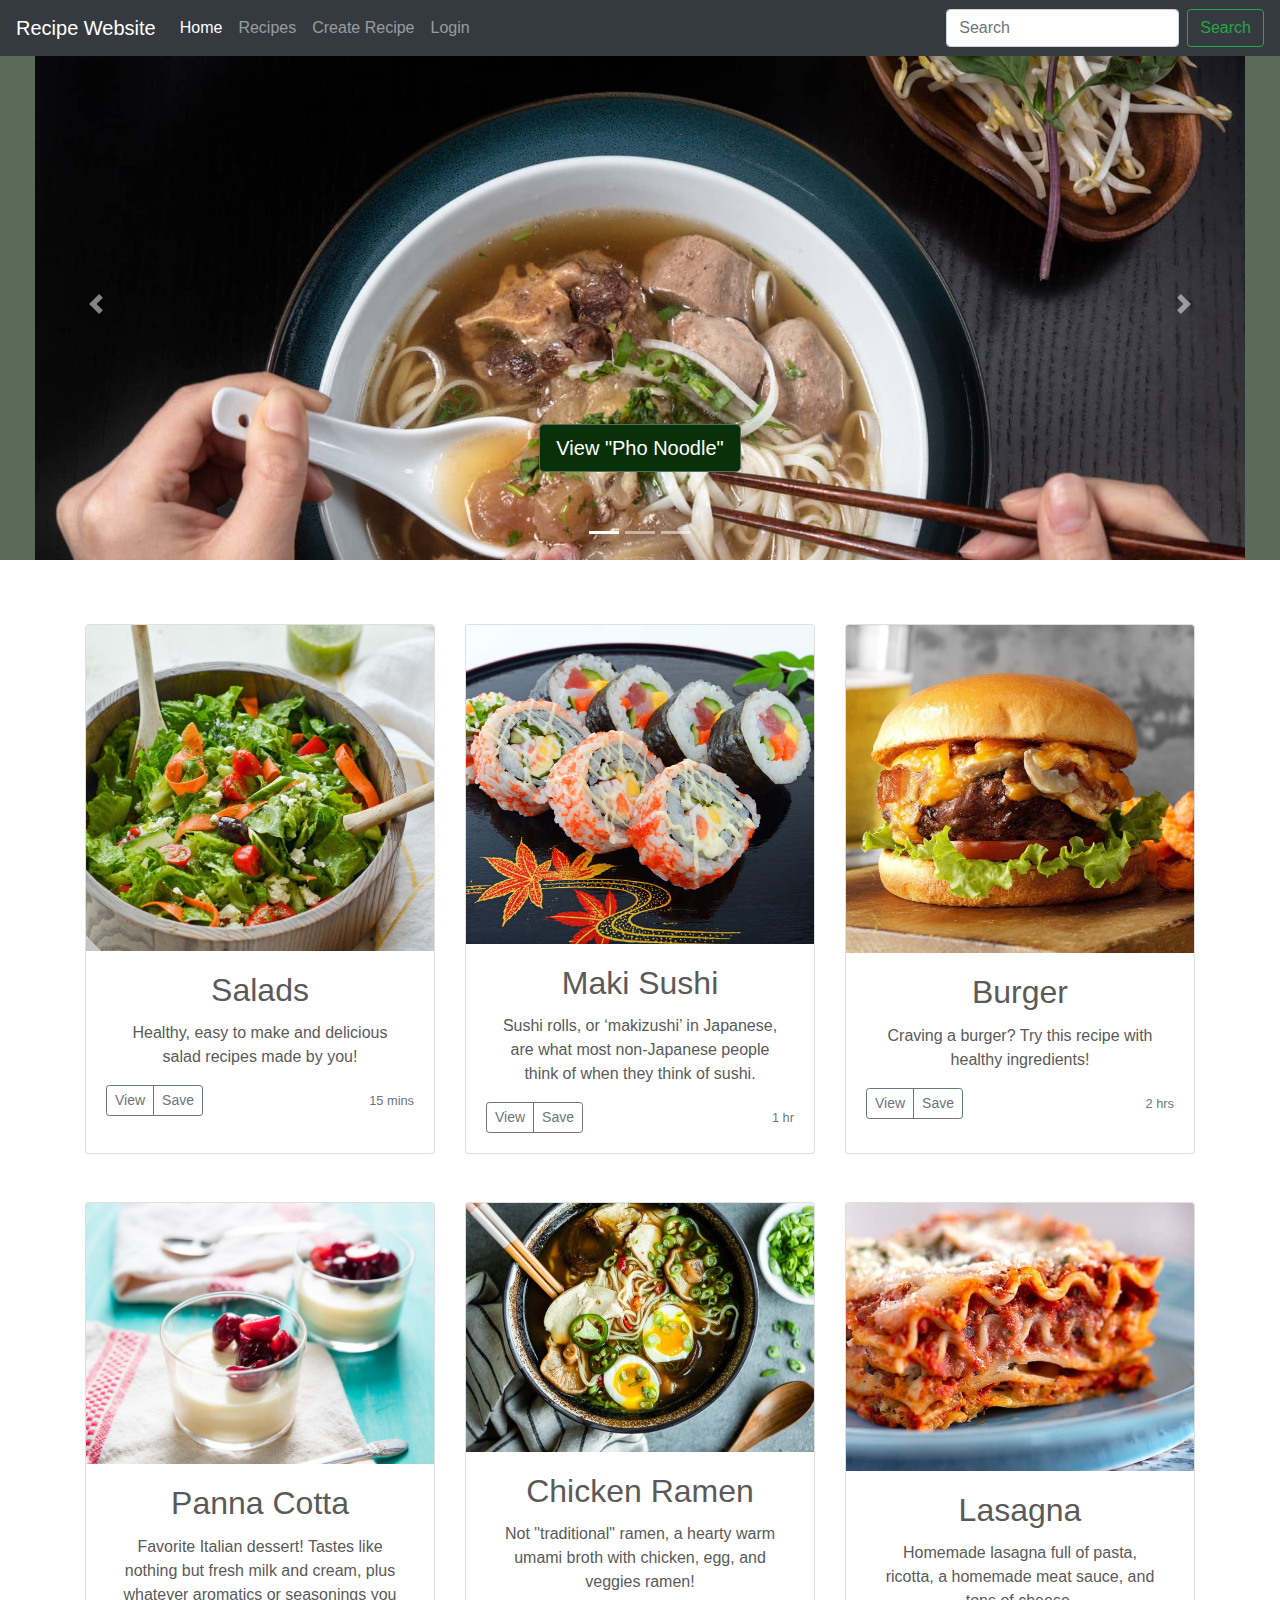
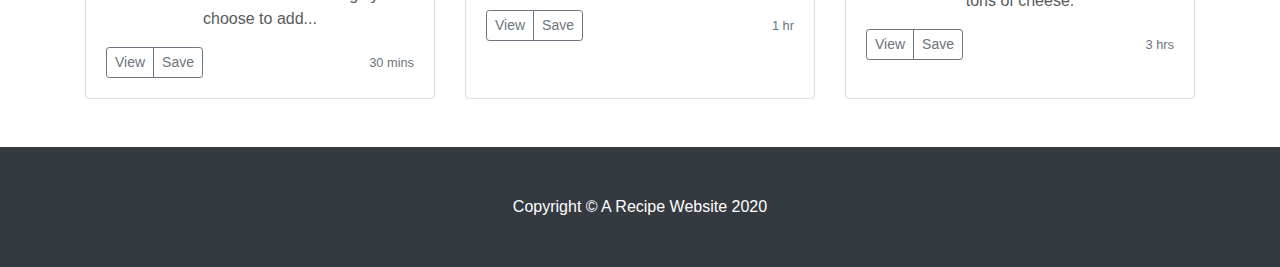
<file: index.html>
<!doctype html>
<html lang="en">
  <head>
    <meta charset="utf-8">
    <meta name="viewport" content="width=device-width, initial-scale=1, shrink-to-fit=no">
    <meta name="description" content="">
    <meta name="author" content="Mark Otto, Jacob Thornton, and Bootstrap contributors">
    <meta name="generator" content="Jekyll v4.1.1">
    <title>Recipe Website</title>

    <link rel="canonical" href="https://getbootstrap.com/docs/4.5/examples/carousel/">

    <!-- Bootstrap core CSS -->
<link href="./css/bootstrap.min.css" rel="stylesheet">

    <style>
      html {
        scroll-behavior: smooth;
      }
          body {
      min-height: 100vh;
      position: relative;
      margin: 0;
      padding-bottom: 100px;
      box-sizing: border-box;
    }
      footer {
        position: absolute;
        bottom: 0;
        width: 100%;
      }

      .bd-placeholder-img {
        font-size: 1.125rem;
        text-anchor: middle;
        -webkit-user-select: none;
        -moz-user-select: none;
        -ms-user-select: none;
        user-select: none;
      }
      .btn-view{
        border-color:rgb(90, 107, 90);
        background-color:rgb(9, 49, 9);
        color: white;
      }
      /* .fixed-bottom {
        position: fixed;
        margin: auto;
        height: 100px;
        width: 100%;
        right: 0;
        bottom: 0;
        left: 0;
        z-index: 1030;
} */
     
      @media (min-width: 768px) {
        .bd-placeholder-img-lg {
          font-size: 3.5rem;
        }
		.center {
			display: block;
			margin-left: auto;
			margin-right: auto;
			width: 50%;
		}
      }
      
    </style>
    <!-- Custom styles for this template -->
    <link href="./css/carousel.css" rel="stylesheet">
  </head>
  <body>
    <header>
  <nav class="navbar navbar-expand-md navbar-dark fixed-top bg-dark">
    <a class="navbar-brand" href="index.html">Recipe Website</a>
    <button class="navbar-toggler" type="button" data-toggle="collapse" data-target="#navbarCollapse" aria-controls="navbarCollapse" aria-expanded="false" aria-label="Toggle navigation">
      <span class="navbar-toggler-icon"></span>
    </button>
    <div class="collapse navbar-collapse" id="navbarCollapse">
      <ul class="navbar-nav mr-auto">
        <li class="nav-item active">
          <a class="nav-link" href="index.html">Home <span class="sr-only">(current)</span></a>
        </li>
        <li class="nav-item">
          <a class="nav-link" href="#recipes">Recipes</a>
        </li>
        <li class="nav-item">
          <a class="nav-link" href="form.html">Create Recipe</a>
        </li>
		<li class="nav-item">
          <a class="nav-link" href="login.html">Login</a>
        </li>

      </ul>
      <form class="form-inline mt-2 mt-md-0">
        <input class="form-control mr-sm-2" type="text" placeholder="Search" aria-label="Search">
        <button class="btn btn-outline-success my-2 my-sm-0" type="submit">Search</button>
      </form>
    </div>
  </nav>
</header>

<main role="main">

  <div id="myCarousel" class="carousel slide" data-ride="carousel">
    <ol class="carousel-indicators">
      <li data-target="#myCarousel" data-slide-to="0" class="active"></li>
      <li data-target="#myCarousel" data-slide-to="1"></li>
      <li data-target="#myCarousel" data-slide-to="2"></li>
    </ol>
    <div class="carousel-inner">
      <div class="carousel-item active">
        <div style="width: 100%; height: 800px; background-color: rgb(90, 107, 90); text-align: center;">
          <img src="./img/pho.jpg" alt="pho noodles" height="800px" >	
        </div>
        <div class="container">
          <div class="carousel-caption">
            <!-- <span class="highlight-text"><h1>Pho Noodles</h1></span> -->
            <p><a class="btn btn-lg btn-view" href="pho-noodle.html" role="button">View "Pho Noodle"</a></p>
          </div>
        </div>
      </div>
      <div class="carousel-item">
        <!-- <svg class="bd-placeholder-img" width="100%" height="80%"  preserveAspectRatio="xMidYMid slice" focusable="false" role="img"><rect width="100%" height="80%" fill="#777"/>
		<img src="./img/pastasalad.jpg" alt="pasta salad" width="500px" height="500px">	
      </svg> -->
      <div style="width: 100%; height: 800px; background-color:rgb(90, 107, 90); text-align: center;">
        <img src="./img/pastasalad.jpg" alt="pasta salad" height="800px" >	
      </div>
        <div class="container">
          <div class="carousel-caption">            
            <p><br><a class="btn btn-lg btn-view" href="pastasalad.html" role="button">View "Pasta Salad"</a></p>
          </div>
        </div>
      </div>
      <div class="carousel-item">
        <div style="width: 100%; height: 800px; background-color: rgb(90, 107, 90); text-align: center;">
          <img src="./img/chocomousse.jpg" alt="choco mousse" height="800px" >	
        </div>
        <div class="container">
          <div class="carousel-caption">
            <p><a class="btn btn-lg btn-view" href="chocomousse.html" role="button">View "Choco Mousse"</a></p>
          </div>
        </div>
      </div>
      
    </div>
    <a class="carousel-control-prev" href="#myCarousel" role="button" data-slide="prev">
      <span class="carousel-control-prev-icon" aria-hidden="true"></span>
      <span class="sr-only">Previous</span>
    </a>
    <a class="carousel-control-next" href="#myCarousel" role="button" data-slide="next">
      <span class="carousel-control-next-icon" aria-hidden="true"></span>
      <span class="sr-only">Next</span>
    </a>
  </div>


  <!-- Marketing messaging and featurettes
  ================================================== -->
  <!-- Wrap the rest of the page in another container to center all the content. -->

  <div class="container marketing">

    <!-- Three columns of text below the carousel -->
    <div id = "recipes" class="row">
      <div class="col-lg-4 d-flex">
        <div class="card mb-4 box-shadow flex-fill">
          <img class="card-img-top" src="./img/salad2.jpg" alt="Salad">
          <div class="card-body">
            <h2 class="card-title">Salads</h2>
            <p class="card-text">Healthy, easy to make and delicious salad recipes made by you!</p>
            <div class="d-flex justify-content-between align-items-center">
              <div class="btn-group">
                <button type="button"  onclick="window.location.href='italiansalad.html'" class="btn btn-sm btn-outline-secondary">View</button>
                <button type="button" class="btn btn-sm btn-outline-secondary">Save</button>
              </div>
              <small class="text-muted">15 mins</small>
            </div>
          </div>
        </div>
      </div>
      <div class="col-lg-4 d-flex">
        <div class="card mb-4 box-shadow flex-fill">
          <img class="card-img-top" src="./img/sushi.jpg" alt="Sushi">
          <div class="card-body">
            <h2 class="card-title">Maki Sushi</h2>
            <p class="card-text">Sushi rolls, or ‘makizushi’ in Japanese, are what most non-Japanese people think of when they think of sushi.</p>
            <div class="d-flex justify-content-between align-items-center">
              <div class="btn-group">
                <button type="button" onclick="window.location.href='sushi.html'" class="btn btn-sm btn-outline-secondary">View</button>
                <button type="button" class="btn btn-sm btn-outline-secondary">Save</button>
              </div>
              <small class="text-muted">1 hr</small>
            </div>
          </div>
        </div>
      </div>
      <div class="col-lg-4 d-flex">
        <div class="card mb-4 box-shadow flex-fill">
          <img class="card-img-top" src="./img/burger.jpg" alt="Burger">
          <div class="card-body">
            <h2 class="card-title">Burger</h2>
            <p class="card-text">Craving a burger?  Try this recipe with healthy ingredients!</p>
            <div class="d-flex justify-content-between align-items-center">
              <div class="btn-group">
                <button type="button" onclick="window.location.href='burger.html'" class="btn btn-sm btn-outline-secondary">View</button>
                <button type="button" class="btn btn-sm btn-outline-secondary">Save</button>
              </div>
              <small class="text-muted">2 hrs</small>
            </div>
          </div>
        </div>
      </div>
      <div class="col-lg-4 d-flex">
        <div class="card mb-4 box-shadow flex-fill">
          <img class="card-img-top" src="./img/pannacotta.jpg" alt="Panna Cotta">
          <div class="card-body">
            <h2 class="card-title">Panna Cotta</h2>
            <p class="card-text">Favorite Italian dessert! Tastes like nothing but fresh milk and cream, plus whatever aromatics or seasonings you choose to add...</p>
            <div class="d-flex justify-content-between align-items-center">
              <div class="btn-group">
                <button type="button" onclick="window.location.href='pannacotta.html'" class="btn btn-sm btn-outline-secondary">View</button>
                <button type="button" class="btn btn-sm btn-outline-secondary">Save</button>
              </div>
              <small class="text-muted">30 mins</small>
            </div>
          </div>
        </div>
      </div>
      <div class="col-lg-4 d-flex">
        <div class="card mb-4 box-shadow flex-fill">
          <img class="card-img-top" src="./img/ramen.jpg" alt="Ramen">
          <div class="card-body">
            <h2 class="card-title">Chicken Ramen</h2>
            <p class="card-text">Not "traditional" ramen, a hearty warm umami broth with  chicken, egg, and veggies ramen!</p>
            <div class="d-flex justify-content-between align-items-center">
              <div class="btn-group">
                <button type="button" onclick="window.location.href='chicken-ramen.html'" class="btn btn-sm btn-outline-secondary">View</button>
                <button type="button" class="btn btn-sm btn-outline-secondary">Save</button>
              </div>
              <small class="text-muted">1 hr</small>
            </div>
          </div>
        </div>
      </div>
      <div class="col-lg-4 d-flex">
        <div class="card mb-4 box-shadow flex-fill">
          <img class="card-img-top" src="./img/lasagna.jpg" alt="Lasagna">
          <div class="card-body">
            <h2 class="card-title">Lasagna</h2>
            <p class="card-text">Homemade lasagna full of pasta, ricotta, a homemade meat sauce, and tons of cheese.</p>
            <div class="d-flex justify-content-between align-items-center">
              <div class="btn-group">
                <button type="button" onclick="window.location.href='lasagna.html'"class="btn btn-sm btn-outline-secondary">View</button>
                <button type="button" class="btn btn-sm btn-outline-secondary">Save</button>
              </div>
              <small class="text-muted">3 hrs</small>
            </div>
          </div>
        </div>
      </div>
    </div>
    <div class="d-flex flex-row-reverse mb-5">
      <a href="#"><large class="text-success" >See more >></large></a>
    </div>
  </div><!-- /.container -->

 <!-- Footer -->
 <footer class="py-5 bg-dark">
  <div class="container">
    <p class="m-0 text-center text-white">Copyright &copy; A Recipe Website 2020</p>
  </div>
  <!-- /.container -->
</footer>
</main>
<script src="https://code.jquery.com/jquery-3.5.1.slim.min.js" integrity="sha384-DfXdz2htPH0lsSSs5nCTpuj/zy4C+OGpamoFVy38MVBnE+IbbVYUew+OrCXaRkfj" crossorigin="anonymous"></script>
<script>window.jQuery || document.write('<script src="./bootstrap/assets/js/vendor/jquery-slim.min.js"><\/script>')</script>
<script src="/bootstrap/assets/js/vendor/popper.min.js"></script>
<script src="./bootstrap/dist/js/bootstrap.min.js"></script>
<!-- <script src=".bootstrap/dist/js/bootstrap.bundle.min.js"></script> -->
</body>
</html>
</file>
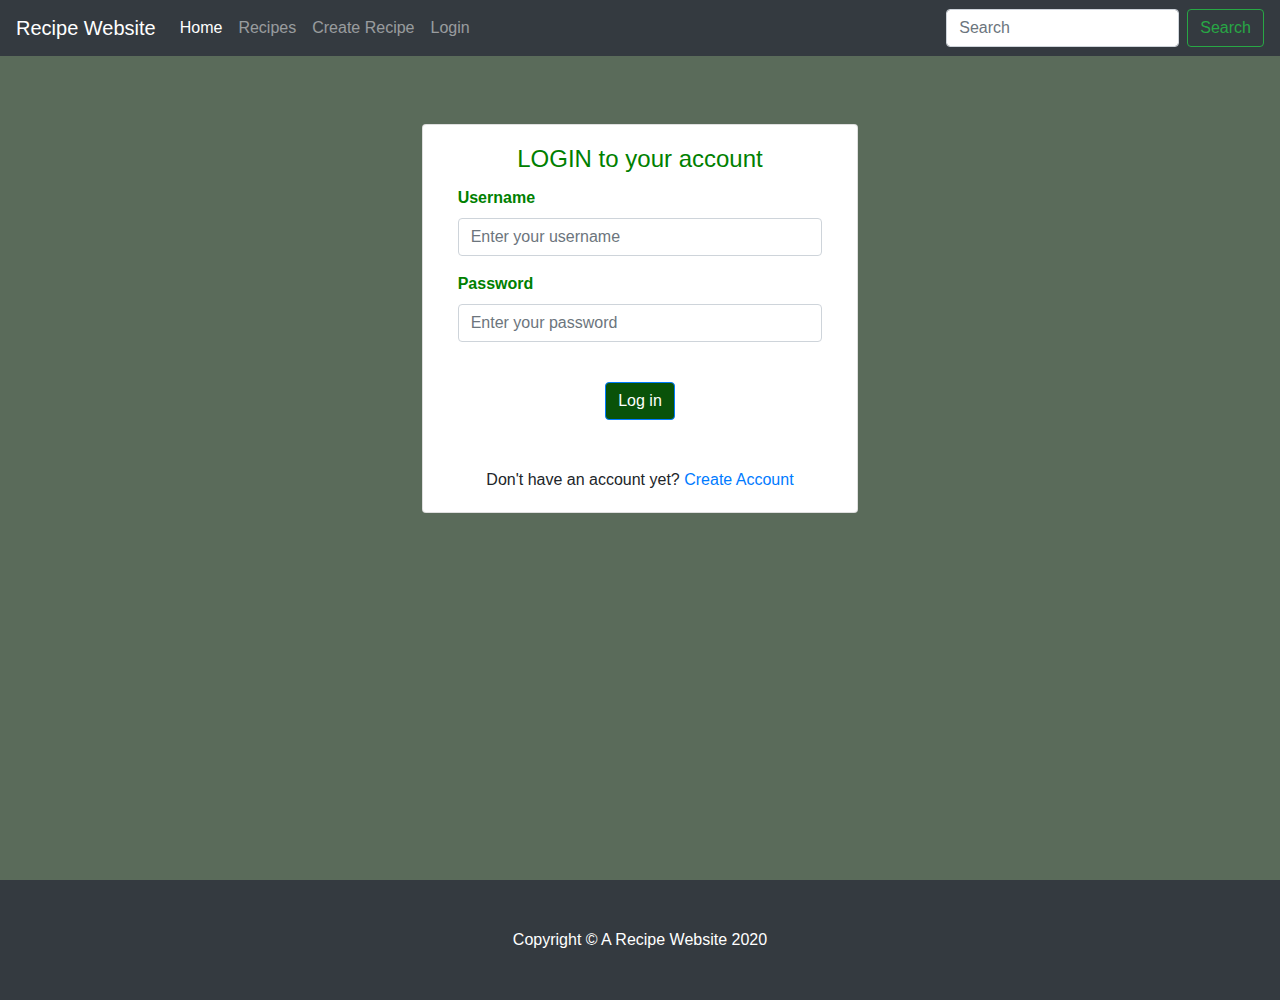
<file: login.html>
<!DOCTYPE html>
<html lang="en">
<head>
    <meta charset="utf-8">
    <meta name="viewport" content="width=device-width, initial-scale=1,shrink-to-fit=no">
    <link rel="stylesheet" href="https://stackpath.bootstrapcdn.com/bootstrap/4.4.1/css/bootstrap.min.css" integrity="sha384-Vkoo8x4CGsO3+Hhxv8T/Q5PaXtkKtu6ug5TOeNV6gBiFeWPGFN9MuhOf23Q9Ifjh" crossorigin="anonymous">
    <link rel="stylesheet" href="./css/style-latest.css">
    <title>Login</title>
</head>
<body>
  <header>
    <nav class="navbar navbar-expand-md navbar-dark fixed-top bg-dark">
      <a class="navbar-brand" href="#">Recipe Website</a>
      <button class="navbar-toggler" type="button" data-toggle="collapse" data-target="#navbarCollapse" aria-controls="navbarCollapse" aria-expanded="false" aria-label="Toggle navigation">
        <span class="navbar-toggler-icon"></span>
      </button>
      <div class="collapse navbar-collapse" id="navbarCollapse">
        <ul class="navbar-nav mr-auto">
          <li class="nav-item active">
            <a class="nav-link" href="index.html">Home <span class="sr-only">(current)</span></a>
          </li>
          <li class="nav-item">
            <a class="nav-link" href="index.html#recipes">Recipes</a>
          </li>
          <li class="nav-item">
            <a class="nav-link" href="form.html">Create Recipe</a>
          </li>
      <li class="nav-item">
            <a class="nav-link" href="login.html">Login</a>
          </li>
  
        </ul>
        <form class="form-inline mt-2 mt-md-0">
          <input class="form-control mr-sm-2" type="text" placeholder="Search" aria-label="Search">
          <button class="btn btn-outline-success my-2 my-sm-0" type="submit">Search</button>
        </form>
      </div>
    </nav>
  </header>
    <div class="row" style="margin-top: 100px;">
        <div class="col-sm-1 col-md-3 col-lg-4 ">
        </div>
            <div class="card col-sm-10 col-md-6 col-lg-4 mt-4">
                <div class="card-body">
                  <h5 class="card-title">LOGIN to your account</h5>
                  <form method = "POST" action="./backend/api/login.php">
                    <div class="form-group">
                      <label class="main-label">Username</label>
                      <input type="username" class="form-control" name="user_name" placeholder="Enter your username" required>
                    </div>
                    <div class="form-group">
                      <label class="main-label">Password</label>
                      <input type="password" class="form-control" placeholder="Enter your password" name="user_password" required>
                      <br>
                    </div>
                     <div class="submit-button">
                        <button type="submit" class="btn btn-primary" >Log in</button>
                     </div>
                  </form>
                  <br>
                  <p class ="link-login">
                     <!-- Password? <a href="#">Click here</a> -->
                     <br>
                 Don't have an account yet?  <a href="signup.html">Create Account</a></p>
                </div>            
        </div>
        <div class="col-sm-1 col-md-3 col-lg-4">
        </div>
    </div>
  <!-- Footer -->
  <footer class="py-5 bg-dark">
    <div class="container">
      <p class="m-0 text-center text-white">Copyright &copy; A Recipe Website 2020</p>
    </div>
    <!-- /.container -->
  </footer> 
</body>
</html>
</file>
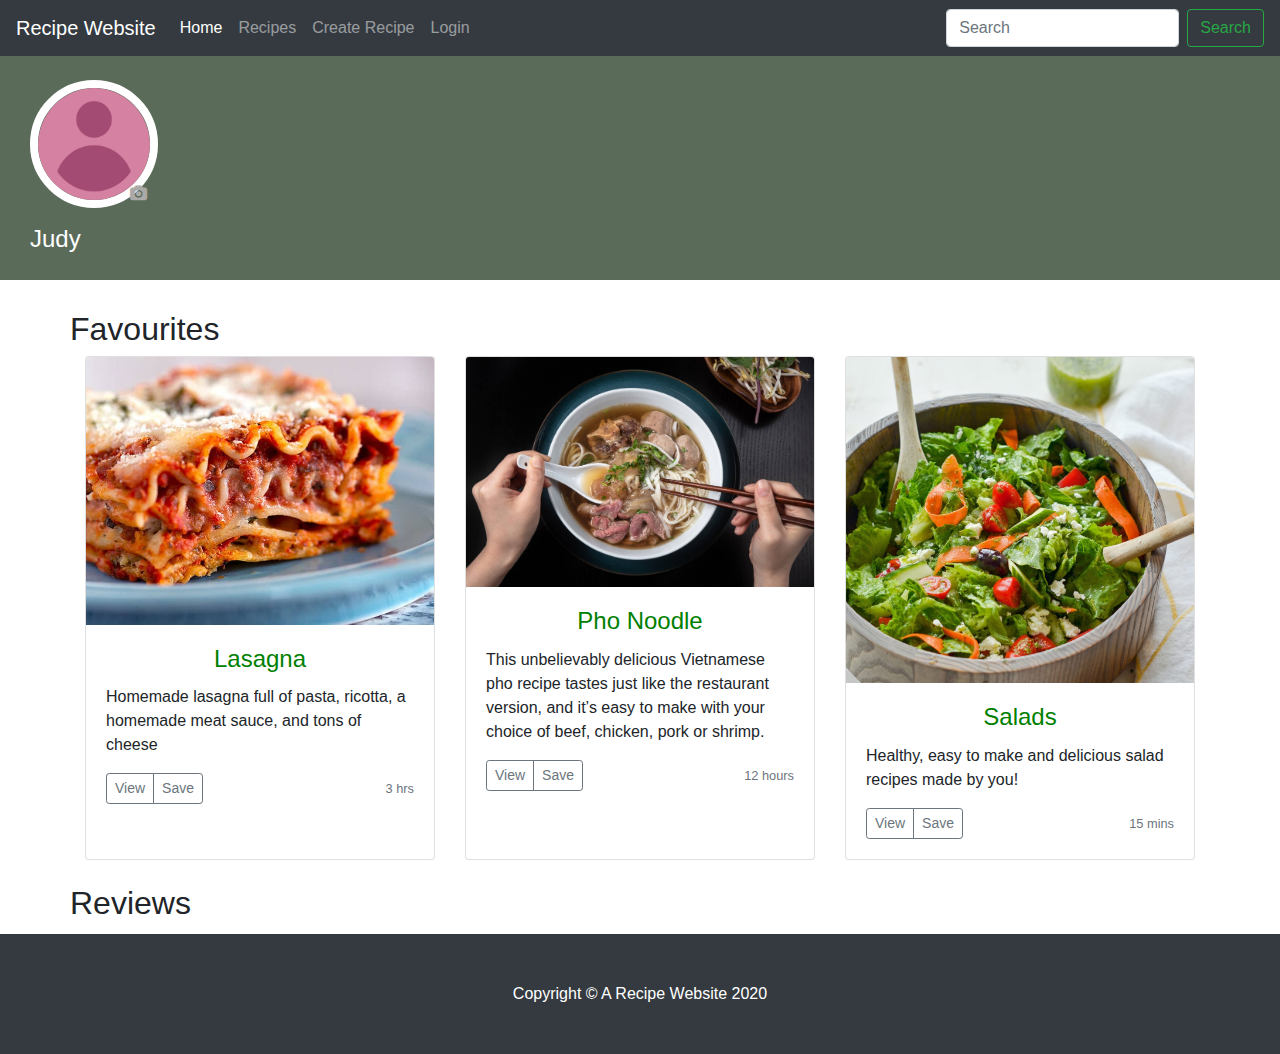
<file: posterprofile.html>
<!DOCTYPE html>
<html lang="en">

<head>
    <meta charset="utf-8">
    <meta name="viewport" content="width=device-width, initial-scale=1, shrink-to-fit=no">
    <link rel="stylesheet" href="https://stackpath.bootstrapcdn.com/bootstrap/4.4.1/css/bootstrap.min.css"
        integrity="sha384-Vkoo8x4CGsO3+Hhxv8T/Q5PaXtkKtu6ug5TOeNV6gBiFeWPGFN9MuhOf23Q9Ifjh" crossorigin="anonymous">
    <link rel="stylesheet" href="./css/style-latest.css">
    <link rel="stylesheet" href="https://cdnjs.cloudflare.com/ajax/libs/font-awesome/4.7.0/css/font-awesome.min.css">
    <title>Proflie</title>
</head>

<body style="background-color: white;">
    <!--NAVBAR-->
    <header>
        <nav class="navbar navbar-expand-md navbar-dark fixed-top bg-dark">
            <a class="navbar-brand" href="index.html">Recipe Website</a>
            <button class="navbar-toggler" type="button" data-toggle="collapse" data-target="#navbarCollapse"
                aria-controls="navbarCollapse" aria-expanded="false" aria-label="Toggle navigation">
                <span class="navbar-toggler-icon"></span>
            </button>
            <div class="collapse navbar-collapse" id="navbarCollapse">
                <ul class="navbar-nav mr-auto">
                    <li class="nav-item active">
                        <a class="nav-link" href="index.html">Home <span class="sr-only">(current)</span></a>
                    </li>
                    <li class="nav-item">
                        <a class="nav-link" href="index.html#recipes">Recipes</a>
                    </li>
                    <li class="nav-item">
                        <a class="nav-link" href="form.html">Create Recipe</a>
                    </li>
                    <li class="nav-item">
                        <a class="nav-link" href="login.html">Login</a>
                    </li>

                </ul>
                <form class="form-inline mt-2 mt-md-0">
                    <input class="form-control mr-sm-2" type="text" placeholder="Search" aria-label="Search">
                    <button class="btn btn-outline-success my-2 my-sm-0" type="submit">Search</button>
                </form>
            </div>
        </nav>
    </header>

    <!--CONTENT-->
    <div class="container-fluid">
        <div class="row">
            <div class="profile-header">
                <div class="profile-header-img">
                    <div class="circle">
                        <img class="profile-pic" id="p_pic" src="img/profile.png" style="width: 115px; height: 115px;">
                    </div>
                    <div class="p-image">
                        <i class="fa fa-camera upload-button"></i>
                        <input class="file-upload" type="file" accept="image/*" />
                    </div>
                </div>
                <div class="profile-header-name">
                    <h4>Judy</h4>
                </div>
            </div>
        </div>
    </div>
    <div class="container favourites">
        <div class="row">
            <h2 style="padding-top: 30px;">Favourites</h2>
        </div>
        <div class="row">
                <br><br>
                <div class="col-lg-4 d-flex">
                    <div class="card mb-4 box-shadow flex-fill">
                        <img class="card-img-top" src="./img/lasagna.jpg" alt="Salad">
                        <div class="card-body">
                            <h2 class="card-title">Lasagna</h2>
                            <p class="card-text">Homemade lasagna full of pasta, ricotta, a homemade meat sauce, and tons of cheese</p>
                            <div class="d-flex justify-content-between align-items-center">
                                <div class="btn-group">
                                    <button type="button" onclick="window.location.href='lasagna.html'"class="btn btn-sm btn-outline-secondary">View</button>
                                    <button type="button" class="btn btn-sm btn-outline-secondary">Save</button>
                                </div>
                                <small class="text-muted">3 hrs</small>
                            </div>
                        </div>
                    </div>
                </div>
                <div class="col-lg-4 d-flex">
                    <div class="card mb-4 box-shadow flex-fill">
                        <img class="card-img-top" src="./img/pho.jpg" alt="Salad">
                        <div class="card-body">
                            <h2 class="card-title">Pho Noodle</h2>
                            <p class="card-text">This unbelievably delicious Vietnamese pho recipe tastes just like the restaurant version, and it’s easy to make with your choice of beef, chicken, pork or shrimp.</p>
                            <div class="d-flex justify-content-between align-items-center">
                                <div class="btn-group">
                                    <button type="button"onclick="window.location.href='pho-noodle.html'" class="btn btn-sm btn-outline-secondary">View</button>
                                    <button type="button" class="btn btn-sm btn-outline-secondary">Save</button>
                                </div>
                                <small class="text-muted">12 hours</small>
                            </div>
                        </div>
                    </div>
                </div>
                <div class="col-lg-4 d-flex">
                    <div class="card mb-4 box-shadow flex-fill">
                        <img class="card-img-top" src="./img/salad2.jpg" alt="Salad">
                        <div class="card-body">
                            <h2 class="card-title">Salads</h2>
                            <p class="card-text">Healthy, easy to make and delicious salad recipes made by you!</p>
                            <div class="d-flex justify-content-between align-items-center">
                                <div class="btn-group">
                                    <button type="button" onclick="window.location.href='italiansalad.html'" class="btn btn-sm btn-outline-secondary">View</button>
                                    <button type="button" class="btn btn-sm btn-outline-secondary">Save</button>
                                </div>
                                <small class="text-muted">15 mins</small>
                            </div>
                        </div>
                    </div>
                </div>
        </div>
    </div>
    
    <div class="container reviews">
        <div class="row">
            <h2>Reviews</h2>
        </div>
        <div class="row">
            <div class="profile-reviews">
                <p>No reviews yet!</p><br>
            </div>
    </div>
    </div>
        
        

        <!--FOOTER-->
        <!-- Footer -->
        <footer class="py-5 bg-dark">
            <div class="container">
                <p class="m-0 text-center text-white">Copyright &copy; A Recipe Website 2020</p>
            </div>
            <!-- /.container -->
        </footer>

        <script src="https://ajax.googleapis.com/ajax/libs/jquery/2.1.1/jquery.min.js"></script>
        <script>
            $(document).ready(function () {
                var readURL = function (input) {
                    if (input.files && input.files[0]) {
                        var reader = new FileReader();

                        reader.onload = function (e) {
                            $('.profile-pic').attr('src', e.target.result);
                        }

                        reader.readAsDataURL(input.files[0]);
                    }
                }


                $(".file-upload").on('change', function () {
                    readURL(this);
                });

                $(".upload-button").on('click', function () {
                    $(".file-upload").click();
                });
            });
        </script>
    </div>
</body>

</html>
</file>
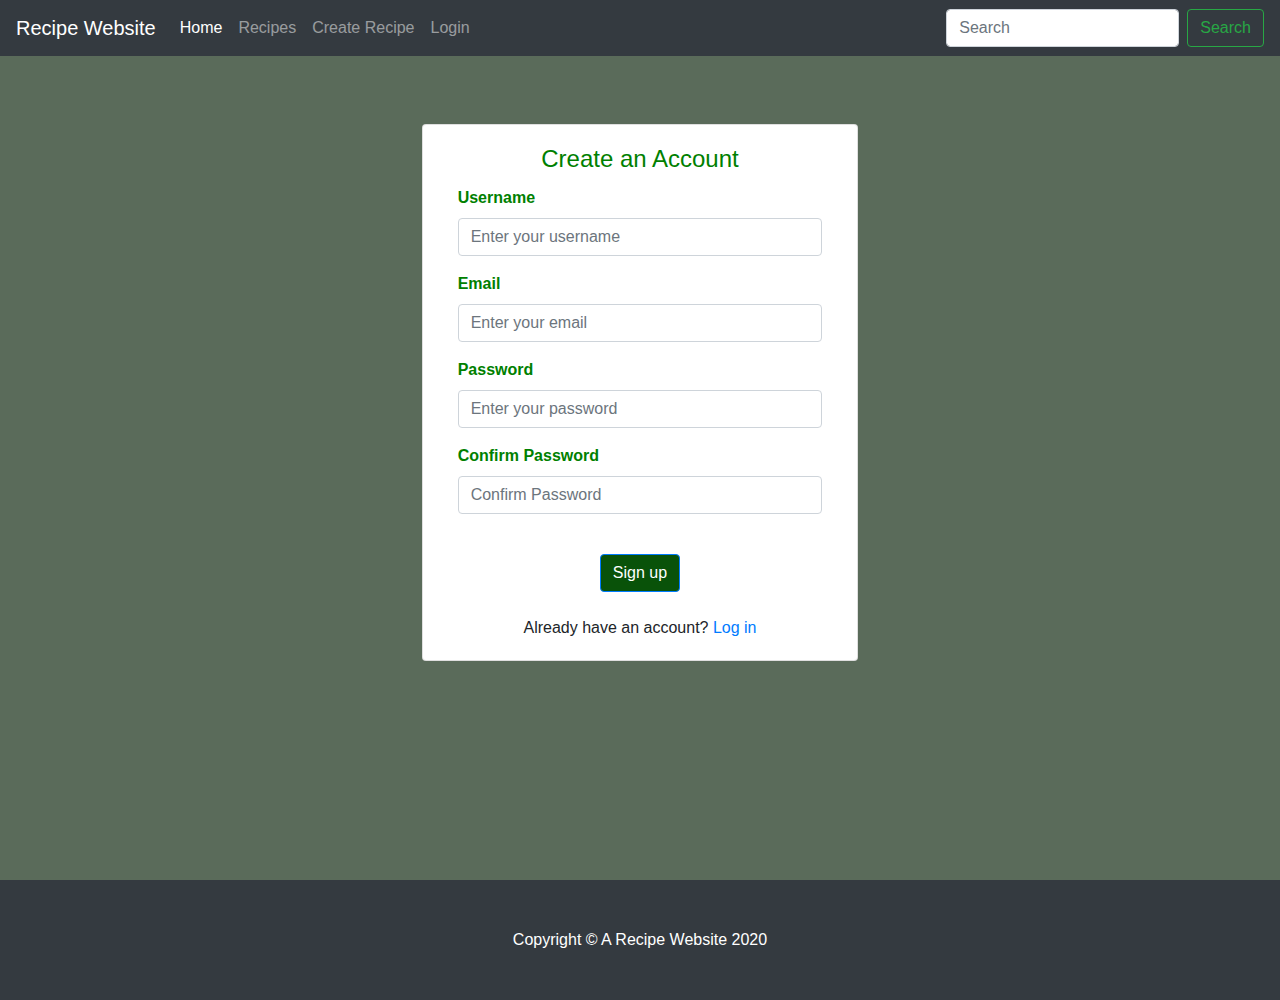
<file: signup.html>
<!DOCTYPE html>
<html lang="en">
<head>
    <meta charset="utf-8">
    <meta name="viewport" content="width=device-width, initial-scale=1,shrink-to-fit=no">
    <link rel="stylesheet" href="https://stackpath.bootstrapcdn.com/bootstrap/4.4.1/css/bootstrap.min.css" integrity="sha384-Vkoo8x4CGsO3+Hhxv8T/Q5PaXtkKtu6ug5TOeNV6gBiFeWPGFN9MuhOf23Q9Ifjh" crossorigin="anonymous">
    <link rel="stylesheet" href="./css/style-latest.css">
    <title>Create an account</title>

    <script type="text/JavaScript">
      function validateForm() {
      var name=document.getElementById("user_name").value;
      var letters = /^[A-Za-z ]+$/;
      var eMail=document.getElementById("user_email").value;
      var regex = /^([a-zA-Z0-9_.+-])+\@(([a-zA-Z0-9-])+\.)+([a-zA-Z0-9]{2,4})+$/;
          // if (!name.match(letters)){
          //     alert("Name must only contain letters");
          //     return false;
          // }

          if (!eMail.match(regex)) {
              alert("Not a valid email");
              return false;
          }
          else{
              return true;
          }
      }
  </script>

</head>
<body>
    <header>
        <nav class="navbar navbar-expand-md navbar-dark fixed-top bg-dark">
          <a class="navbar-brand" href="index.html">Recipe Website</a>
          <button class="navbar-toggler" type="button" data-toggle="collapse" data-target="#navbarCollapse" aria-controls="navbarCollapse" aria-expanded="false" aria-label="Toggle navigation">
            <span class="navbar-toggler-icon"></span>
          </button>
          <div class="collapse navbar-collapse" id="navbarCollapse">
            <ul class="navbar-nav mr-auto">
              <li class="nav-item active">
                <a class="nav-link" href="index.html">Home <span class="sr-only">(current)</span></a>
              </li>
              <li class="nav-item">
                <a class="nav-link" href="index.html#recipes">Recipes</a>
              </li>
              <li class="nav-item">
                <a class="nav-link" href="form.html">Create Recipe</a>
              </li>
              <li class="nav-item">
                <a class="nav-link" href="login.html">Login</a>
              </li>
      
            </ul>
            <form class="form-inline mt-2 mt-md-0">
              <input class="form-control mr-sm-2" type="text" placeholder="Search" aria-label="Search">
              <button class="btn btn-outline-success my-2 my-sm-0" type="submit">Search</button>
            </form>
          </div>
        </nav>
      </header>
    <div class="row " style="margin-top: 100px;">
        <div class="col-sm-1 col-md-3 col-lg-4">
        </div>
            <div class="card col-sm-10 col-md-6 col-lg-4 mt-4">
                <div class="card-body">
                  <h5 class="card-title">Create an Account</h5>
                  <form method = "POST" action="./backend/api/signup.php" onsubmit="return validateForm()">
                    <div class="form-group">
                      <label class="main-label">Username</label>
                      <input type="username" class="form-control" name="user_name" id="user_name" placeholder="Enter your username" required>
                    </div>
                    <div class="form-group">
                        <label class="main-label">Email</label>
                        <input type="email" class="form-control" name="user_email" id="user_email" placeholder="Enter your email" required>
                      </div>
                    <div class="form-group">
                      <label class="main-label">Password</label>
                      <input type="password" class="form-control" id="password" placeholder="Enter your password" name="user_password" required>
                    </div>
                    <div class="form-group">
                      <label class="main-label">Confirm Password</label>
                      <input type="password" class="form-control" placeholder="Confirm Password" name="c_pwd" id="confirm_password" required>
                      <span id='message'></span>
                      <br>
                    </div>
                     <div class="submit-button">
                        <button type="submit" class="btn btn-primary" >Sign up</button>
                     </div>
                  </form>
                  <br>
                  <p class ="link-login">Already have an account? <a href="./login.html">Log in</a></p>
                </div>            
        </div>
        <div class="col-sm-1 col-md-3 col-lg-4">
        </div>
    </div>

    <script src="https://ajax.googleapis.com/ajax/libs/jquery/2.1.1/jquery.min.js"></script>
    <script>
        $('#confirm_password').on('keyup', function () {
            if ($(this).val() == $('#password').val()) {
                $('#message').html('Passwords match').css('color', 'green');
            } else
                $('#message').html('Passwords do not match').css('color', 'red');
        });
        /*$('#confirm_password').on('keyup', function () {
            if ($(this).val() == $('#password').val()) {
                $('#confirm_password').css('border-color', 'lime');
            }
            else {
                $('#confirm_password').css('border-color', 'red');
            }
        });*/
    </script>
   <!-- Footer -->
  <footer class="py-5 bg-dark">
    <div class="container">
      <p class="m-0 text-center text-white">Copyright &copy; A Recipe Website 2020</p>
    </div>
    <!-- /.container -->
  </footer>
</body>
</html>
</file>
<file: css/carousel.css>
/* GLOBAL STYLES
-------------------------------------------------- */
/* Padding below the footer and lighter body text */

body {
  padding-top: 3rem;
  padding-bottom: 3rem;
  color: #5a5a5a;
}


/* CUSTOMIZE THE CAROUSEL
-------------------------------------------------- */

/* Carousel base class */
.carousel {
  margin-bottom: 4rem;
}
/* Since positioning the image, we need to help out the caption */
.carousel-caption {
  bottom: 3rem;
  z-index: 10;
}

/* Declare heights because of positioning of img element */
.carousel-item {
  height: 32rem;
}
.carousel-item > img {
  position: absolute;
  top: 0;
  left: 0;
  min-width: 100%;
  height: 32rem;
}


/* MARKETING CONTENT
-------------------------------------------------- */

/* Center align the text within the three columns below the carousel */
.marketing .col-lg-4 {
  margin-bottom: 1.5rem;
  text-align: center;
}
.marketing h2 {
  font-weight: 400;
}
.marketing .col-lg-4 p {
  margin-right: .75rem;
  margin-left: .75rem;
}


/* Featurettes
------------------------- */

.featurette-divider {
  margin: 5rem 0; /* Space out the Bootstrap <hr> more */
}

/* Thin out the marketing headings */
.featurette-heading {
  font-weight: 300;
  line-height: 1;
  letter-spacing: -.05rem;
}


/* RESPONSIVE CSS
-------------------------------------------------- */

@media (min-width: 40em) {
  /* Bump up size of carousel content */
  .carousel-caption p {
    margin-bottom: 1.25rem;
    font-size: 1.25rem;
    line-height: 1.4;
  }

  .featurette-heading {
    font-size: 50px;
  }
}

@media (min-width: 62em) {
  .featurette-heading {
    margin-top: 7rem;
  }
}
</file>
<file: css/style-latest.css>
.link-login{
    margin: 0 auto;
    text-align: center;
}
body {
    background-color: rgb(90, 107, 90);
    min-height: 100vh;
    position: relative;
    margin: 0;
    /* padding-bottom: 100px; */
    box-sizing: border-box;
  }
    footer {
      position: absolute;
      bottom: 0;
      width: 100%;
    }
.submit-button{
    margin: 0 auto;
    width: fit-content;
    color: rgb(9, 82, 9);
}
.main-label{
    font-weight: bold;
    color: green;
}
.btn-primary{
    background-color:rgb(9, 82, 9);
}
.card-title{
    font-size: x-large;
    color: green;
    text-align: center;
}
.display-attr{
    font-weight: lighter;
    font-style: italic;
    font-size: large;
    color: black;
}
mark{
    background-color: yellow;
    color: black;
}

.profile-header{
    background-color: rgb(90, 107, 90);
    width: 100%;
    height: 280px;
}

.profile-header-img{
    padding-top: 30px;
    padding-left: 30px;
}

.profile-pic {
    max-width: 200px;
    max-height: 200px;
    display: block;
}

.file-upload {
    display: none;
}

.circle {
    border-radius: 1000px !important;
    overflow: hidden;
    width: 128px;
    height: 128px;
    border: 8px solid rgba(255, 255, 255);
    position: absolute;
    top: 80px;
}

#p_pic {
    max-width: 100%;
    height: auto;
}

.p-image {
    position: absolute;
    top: 182px;
    padding-left: 100px;
    color: #aca9a9;
    transition: all .3s cubic-bezier(.175, .885, .32, 1.275);
}

.p-image:hover {
  transition: all .3s cubic-bezier(.175, .885, .32, 1.275);
}

.upload-button {
  font-size: 1.2em;
}

.upload-button:hover {
  transition: all .3s cubic-bezier(.175, .885, .32, 1.275);
  color: #999;
}

.profile-header-name{
    padding-left: 30px;
    padding-bottom: 30px;
    top: 225px;
    position: absolute;
    color: white;
}

.profile-favs{
    padding-top: 60px;
    padding-left: 30px;
}

.profile-reviews{
    padding-top: 60px;
    padding-left: 30px;
}
</file>
